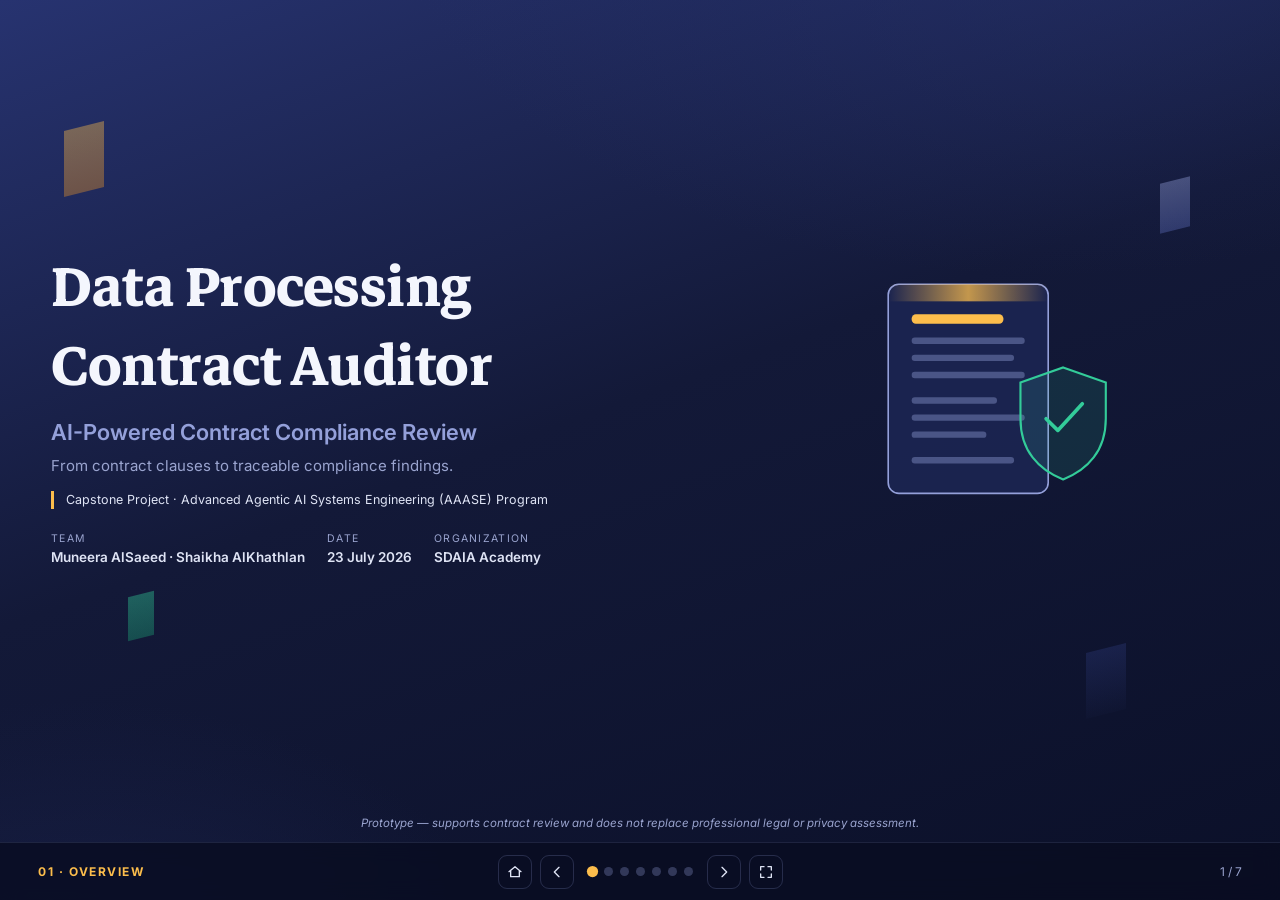
<file: docs/index.html>
<!DOCTYPE html>
<html lang="en" dir="ltr">
<head>
<meta charset="UTF-8" />
<meta name="viewport" content="width=device-width, initial-scale=1.0, viewport-fit=cover" />
<title>Data Processing Contract Auditor — Capstone</title>
<link rel="preconnect" href="https://fonts.googleapis.com" />
<link href="https://fonts.googleapis.com/css2?family=Markazi+Text:wght@500;600;700&family=Inter:wght@400;500;600;700&display=swap" rel="stylesheet" />
<link rel="stylesheet" href="styles.css" />
</head>
<body>

<!-- Decorative background shards (SDAIA-style) -->
<div class="shards" aria-hidden="true">
  <span class="shard s-gold"></span>
  <span class="shard s-green"></span>
  <span class="shard s-peri"></span>
  <span class="shard s-navy"></span>
</div>

<div class="deck" id="deck">

  <!-- ========================================================== -->
  <!-- SLIDE 1 — OVERVIEW / COVER                                  -->
  <!-- ========================================================== -->
  <section class="slide slide--cover active" id="s-cover" aria-label="Overview">
    <div class="cover">
      <div class="cover__text">
        <h1 class="cover__title">Data Processing<br />Contract Auditor</h1>
        <p class="cover__subtitle">AI-Powered Contract Compliance Review</p>
        <p class="cover__line">From contract clauses to traceable compliance findings.</p>
        <p class="cover__program">Capstone Project · Advanced Agentic AI Systems Engineering (AAASE) Program</p>

        <div class="cover__meta">
          <div class="meta">
            <span class="meta__label">Team</span>
            <span class="meta__value">Muneera AlSaeed · Shaikha AlKhathlan</span>
          </div>
          <div class="meta">
            <span class="meta__label">Date</span>
            <span class="meta__value">23 July 2026</span>
          </div>
          <div class="meta">
            <span class="meta__label">Organization</span>
            <span class="meta__value">SDAIA Academy</span>
          </div>
        </div>
      </div>

      <div class="cover__visual" aria-hidden="true">
        <svg viewBox="0 0 300 300" class="cover-svg" role="img" aria-label="Contract and shield illustration">
          <g class="doc">
            <rect x="48" y="34" width="150" height="196" rx="10" class="doc__page" />
            <rect x="70" y="62" width="86" height="9" rx="4" class="doc__line lw" />
            <rect x="70" y="84" width="106" height="6" rx="3" class="doc__line" />
            <rect x="70" y="100" width="96" height="6" rx="3" class="doc__line" />
            <rect x="70" y="116" width="106" height="6" rx="3" class="doc__line" />
            <rect x="70" y="140" width="80" height="6" rx="3" class="doc__line" />
            <rect x="70" y="156" width="106" height="6" rx="3" class="doc__line" />
            <rect x="70" y="172" width="70" height="6" rx="3" class="doc__line" />
            <rect x="70" y="196" width="96" height="6" rx="3" class="doc__line" />
            <rect x="48" y="34" width="150" height="16" fill="url(#gScan)" class="scan-beam" />
          </g>
          <g class="shield">
            <path d="M212 112 l40 14 v34 c0 30 -17 48 -40 57 c-23 -9 -40 -27 -40 -57 v-34 z" class="shield__body" />
            <path d="M196 160 l11 11 l23 -25" class="shield__check" />
          </g>
          <defs>
            <linearGradient id="gScan" x1="0" y1="0" x2="1" y2="0">
              <stop offset="0" stop-color="#fcbd4c" stop-opacity="0" />
              <stop offset=".5" stop-color="#fcbd4c" stop-opacity=".75" />
              <stop offset="1" stop-color="#fcbd4c" stop-opacity="0" />
            </linearGradient>
          </defs>
        </svg>
      </div>
    </div>
    <p class="cover__disclaimer">Prototype — supports contract review and does not replace professional legal or privacy assessment.</p>
  </section>

  <!-- ========================================================== -->
  <!-- SLIDE 2 — THE PROBLEM                                       -->
  <!-- ========================================================== -->
  <section class="slide" id="s-problem" aria-label="The Problem">
    <h2 class="slide__title">The Problem</h2>
    <div class="slide__body">
      <div class="prob-flow" aria-hidden="true">
        <span class="pf-pill">Data-processing contract</span>
        <span class="pf-arrow">→</span>
        <span class="pf-pill">Manual privacy review</span>
        <span class="pf-arrow">→</span>
        <span class="pf-pill pf-pill--warn">Slow · inconsistent · hard to trace</span>
      </div>

      <div class="prob-main">
        <div class="prob-illus" aria-hidden="true">
          <svg viewBox="0 0 220 240" role="img" aria-label="Contract under manual review">
            <rect x="34" y="18" width="140" height="188" rx="12" class="pi-page" />
            <rect x="56" y="46" width="78" height="9" rx="4" class="pi-line pi-title" />
            <rect x="56" y="70" width="96" height="6" rx="3" class="pi-line" />
            <rect x="56" y="86" width="88" height="6" rx="3" class="pi-line" />
            <rect x="56" y="102" width="96" height="6" rx="3" class="pi-line" />
            <rect x="56" y="124" width="70" height="6" rx="3" class="pi-line" />
            <rect x="56" y="140" width="96" height="6" rx="3" class="pi-line" />
            <rect x="56" y="156" width="60" height="6" rx="3" class="pi-line" />
            <rect x="56" y="178" width="88" height="6" rx="3" class="pi-line" />
            <circle cx="150" cy="168" r="34" class="pi-glass" />
            <line x1="174" y1="192" x2="196" y2="214" class="pi-glass-handle" />
          </svg>
        </div>

        <div class="prob-cards">
          <article class="pcard">
            <div class="pcard__icon" aria-hidden="true">
              <svg viewBox="0 0 24 24"><circle cx="12" cy="13" r="8"/><path d="M12 9v4l2.5 2M12 2h0M9 2h6"/></svg>
            </div>
            <div>
              <h3>Time-consuming review</h3>
              <p>Privacy teams read long contracts and compare many clauses against regulatory requirements — by hand.</p>
            </div>
          </article>
          <article class="pcard">
            <div class="pcard__icon" aria-hidden="true">
              <svg viewBox="0 0 24 24"><path d="M12 9v4m0 4h.01M10.3 3.9 1.8 18a2 2 0 0 0 1.7 3h17a2 2 0 0 0 1.7-3L13.7 3.9a2 2 0 0 0-3.4 0Z"/></svg>
            </div>
            <div>
              <h3>Missing or unclear clauses</h3>
              <p>Purpose, retention, deletion, security, and data-transfer terms may be absent or ambiguous.</p>
            </div>
          </article>
          <article class="pcard">
            <div class="pcard__icon" aria-hidden="true">
              <svg viewBox="0 0 24 24"><path d="M6 3v12m0 0a3 3 0 1 0 0 6 3 3 0 0 0 0-6Zm12-6a3 3 0 1 0 0-6 3 3 0 0 0 0 6Zm0 0v3a6 6 0 0 1-6 6H9"/></svg>
            </div>
            <div>
              <h3>Inconsistent decisions</h3>
              <p>Different reviewers read the same clause differently — results are hard to standardize and trace.</p>
            </div>
          </article>
        </div>
      </div>

      <p class="prob-close">Organizations need a faster, more consistent way to identify contract risks — while keeping the final decision under human oversight.</p>
    </div>
  </section>

  <!-- ========================================================== -->
  <!-- SLIDE 3 — AGENTIC BEHAVIOR                                  -->
  <!-- ========================================================== -->
  <section class="slide" id="s-agentic" aria-label="Agentic Behavior">
    <h2 class="slide__title">What Makes It Agentic?
      <span class="title-actions">
        <button class="btn btn--gold" id="btnAgentPlay">▶ Play Agent Loop</button>
        <button class="btn btn--ghost" id="btnAgentReset">Reset</button>
      </span>
    </h2>
    <div class="slide__body">
      <div class="agentic">
        <div class="ag-diagram" id="agDiagram">
          <svg class="ag-edges" id="agEdges" aria-hidden="true"></svg>
          <div class="ag-flow">
            <button class="agnode ag-state" data-id="state">Shared State<small>remembers each step</small></button>
            <button class="agnode ag-role" data-id="analysis">Compliance Analysis Agent<small>evaluates vs policies</small></button>
            <button class="agnode ag-role" data-id="reviewer">Reviewer Agent<small>scores quality</small></button>
            <button class="agnode ag-gate" data-id="gate">Quality Gate<small>score high enough?</small></button>
            <div class="ag-branch">
              <button class="agnode ag-retry" data-id="retry">Retry Analysis<small>with feedback</small></button>
              <button class="agnode ag-report" data-id="report">Generate Report<small>verdict + report</small></button>
            </div>
          </div>
        </div>

        <aside class="ag-panel" id="agPanel" aria-live="polite">
          <div id="agPanelBody"></div>
        </aside>
      </div>

      <div class="ag-behaviors" aria-label="Agentic behaviors">
        <span class="agb"><i class="agb-dot d-state"></i>Shared State — remembers what happened between steps</span>
        <span class="agb"><i class="agb-dot d-role"></i>Specialized Roles — separate analyze &amp; review</span>
        <span class="agb"><i class="agb-dot d-gate"></i>Conditional Routing — next step depends on the result</span>
        <span class="agb"><i class="agb-dot d-retry"></i>Revision Loop — feedback re-fed, bounded by MAX_RETRIES</span>
      </div>
      <p class="verified-note">Human-review note: high-risk or uncertain findings are <em>flagged</em> for human review, but the current implementation does not yet pause and resume the graph for a reviewer decision.</p>
    </div>
  </section>

  <!-- ========================================================== -->
  <!-- SLIDE 3 — ARCHITECTURE                                      -->
  <!-- ========================================================== -->
  <section class="slide" id="s-arch" aria-label="Architecture">
    <h2 class="slide__title">System Architecture
      <span class="title-actions">
        <button class="btn btn--gold" id="btnPlay">▶ Play Flow</button>
        <button class="btn btn--ghost" id="btnReset">Reset</button>
      </span>
    </h2>
    <div class="slide__body">
      <div class="arch" id="arch">
        <svg class="arch__edges" id="archEdges" aria-hidden="true"></svg>
        <div class="arch__flow">
          <div class="arch__row">
            <button class="node n-ui" data-id="browser">Browser UI<small>PDF upload, results view</small></button>
          </div>
          <div class="arch__row">
            <button class="node n-svc" data-id="fastapi">FastAPI service<small>/audit, /metrics, /health</small></button>
          </div>
          <div class="arch__row">
            <button class="node n-sec" data-id="security">Security guard<small>Type, size, validity</small></button>
          </div>

          <div class="arch__orch" id="orch">
            <span class="arch__orch-label">LangGraph orchestrator</span>
            <div class="arch__orch-row">
              <button class="node n-agent" data-id="pdf">PDF parser<small>Extract text</small></button>
              <button class="node n-agent" data-id="analysis">Analysis agent<small>Compare vs policies</small></button>
              <button class="node n-agent" data-id="reviewer">Reviewer<small>Scores quality</small></button>
            </div>
            <span class="arch__retry" id="retryLabel">↺ Retry if score below threshold</span>
            <button class="node n-verdict" data-id="verdict">Verdict &amp; report</button>
          </div>

          <div class="arch__row arch__data">
            <button class="node n-db" data-id="minio">MinIO storage<small>Contract files</small></button>
            <button class="node n-db" data-id="chromadb">ChromaDB<small>Policy vectors</small></button>
            <button class="node n-db" data-id="postgres">PostgreSQL<small>Audit trail</small></button>
          </div>
          <div class="arch__row">
            <button class="node n-obs" data-id="prometheus">Prometheus metrics</button>
          </div>
        </div>

        <aside class="arch__panel" id="archPanel" hidden aria-live="polite">
          <button class="arch__panel-close" id="panelClose" aria-label="Close panel">✕</button>
          <div id="panelBody"></div>
        </aside>
      </div>

      <div class="arch-bottom">
        <div class="legend">
          <span><i class="lg lg-ui"></i>Interface</span>
          <span><i class="lg lg-svc"></i>Service</span>
          <span><i class="lg lg-sec"></i>Security</span>
          <span><i class="lg lg-agent"></i>Agent node</span>
          <span><i class="lg lg-db"></i>Storage</span>
          <span><i class="lg lg-obs"></i>Observability</span>
        </div>
        <p class="impl-note"><strong>Current implementation:</strong> built in <code>capstone_contract_audit_v2.py</code> (FastAPI · LangGraph · pypdf · ChromaDB · MinIO · PostgreSQL · Prometheus), shipped with <code>docker-compose.yml</code>. A <code>MOCK=1</code> mode runs the full flow offline for the demo.</p>
      </div>
    </div>
  </section>

  <!-- ========================================================== -->
  <!-- SLIDE 4 — CODE WORKFLOW                                     -->
  <!-- ========================================================== -->
  <section class="slide" id="s-workflow" aria-label="Workflow">
    <h2 class="slide__title">Agent Workflow
      <span class="title-actions"><button class="btn btn--gold" id="btnRunWf">▶ Run Demo</button></span>
    </h2>
    <div class="slide__body">
      <div class="stepper" id="stepper" role="tablist" aria-label="Workflow steps"></div>
      <div class="wf-grid">
        <div class="card wf-detail" id="wfDetail" aria-live="polite"></div>
        <div class="card wf-state">
          <div class="code-head"><span class="d red"></span><span class="d gold"></span><span class="d green"></span><span class="code-title">workflow_state</span></div>
          <pre class="code" id="wfState"></pre>
        </div>
      </div>
      <div class="wf-nav">
        <button class="btn btn--ghost" id="wfPrev">← Previous</button>
        <span class="wf-count" id="wfCount"></span>
        <button class="btn btn--ghost" id="wfNext">Next →</button>
      </div>
      <p class="verified-note">Node, function and state-field names verified from <code>capstone_contract_audit_v2.py</code> (LangGraph: pdf_parser → compliance_analysis_agent → reviewer_evaluator → generate_report, with review_gate retry).</p>
    </div>
  </section>

  <!-- ========================================================== -->
  <!-- SLIDE 5 — OUTPUT                                            -->
  <!-- ========================================================== -->
  <section class="slide" id="s-output" aria-label="Output">
    <h2 class="slide__title">Compliance Report <span class="demo-flag run-flag">Actual run · 0d869013f23f</span></h2>
    <div class="slide__body">
      <div class="out-grid">
        <div class="out-left">
          <div class="card report-summary" id="reportSummary"></div>
          <div class="out-toggle" role="tablist" aria-label="Output views">
            <button class="seg is-active" data-view="report" role="tab">Report</button>
            <button class="seg" data-view="json" role="tab">Output schema (JSON)</button>
          </div>
        </div>
        <div class="out-right">
          <div class="out-view is-active" id="view-report"></div>
          <div class="out-view" id="view-json"></div>
        </div>
      </div>
      <p class="verified-note">Actual recorded run <code>0d869013f23f</code> (23 Jul 2026, demo/MOCK mode) — 91% compliance, 38 policies, reviewer score 9 after 1 retry, total cost $0.009555. Verdict: Human Review Required.</p>
    </div>
  </section>

  <!-- ========================================================== -->
  <!-- SLIDE 6 — THANK YOU                                         -->
  <!-- ========================================================== -->
  <section class="slide slide--thanks" id="s-thanks" aria-label="Thank You">
    <div class="thanks">
      <h1 class="thanks__title">Thank You</h1>
      <p class="thanks__line">Data Processing Contract Auditor — an evidence-based agent for data-processing contract compliance.</p>

      <div class="thanks__team">
        <div class="tperson">
          <span class="tperson__name">Muneera AlSaeed</span>
          <span class="tperson__handle">@mneerh</span>
        </div>
        <div class="tperson">
          <span class="tperson__name">Shaikha AlKhathlan</span>
          <span class="tperson__handle">@shiakah27</span>
        </div>
      </div>

      <p class="thanks__ack">Special thanks to <strong>SDAIA Academy</strong> and our instructor <strong>Ibrahim Al-Shehri</strong> for their guidance throughout the AAASE Program.</p>

      <div class="thanks__meta">
        <span>Advanced Agentic AI Systems Engineering Program</span>
        <span class="sep">·</span>
        <span>23 July 2026</span>
        <span class="sep">·</span>
        <span class="repo">github.com/mneerh/AAASE-CAPSTONE</span>
      </div>

      <p class="thanks__disclaimer">This prototype supports contract review and does not replace professional legal or privacy assessment.</p>
    </div>
  </section>

</div>

<!-- ========================================================== -->
<!-- GLOBAL FIXED FOOTER                                         -->
<!-- ========================================================== -->
<footer class="footer" aria-label="Presentation navigation">
  <span class="footer__section" id="footSection">01 · OVERVIEW</span>
  <div class="footer__nav">
    <button class="fbtn" id="btnHome" title="First slide (Home)" aria-label="First slide">
      <svg viewBox="0 0 24 24"><path d="M3 11.5 12 4l9 7.5M5.5 10v9h13v-9"/></svg>
    </button>
    <button class="fbtn" id="btnPrev" title="Previous (←)" aria-label="Previous slide">
      <svg viewBox="0 0 24 24"><path d="M15 5l-7 7 7 7"/></svg>
    </button>
    <div class="dots" id="dots" role="tablist" aria-label="Slides"></div>
    <button class="fbtn" id="btnNext" title="Next (→ / Space)" aria-label="Next slide">
      <svg viewBox="0 0 24 24"><path d="M9 5l7 7-7 7"/></svg>
    </button>
    <button class="fbtn" id="btnFull" title="Full screen (F)" aria-label="Toggle full screen">
      <svg viewBox="0 0 24 24"><path d="M4 9V4h5M20 9V4h-5M4 15v5h5M20 15v5h-5"/></svg>
    </button>
  </div>
  <span class="footer__counter" id="footCounter">1 / 7</span>
</footer>

<script src="script.js"></script>
</body>
</html>
</file>
<file: docs/styles.css>
/* ==========================================================================
   Data Processing Contract Auditor — Presentation styles (v2)
   True-slide layout: each slide = one viewport, no page scroll.
   Fixed title (top) · content (center) · fixed footer (bottom).
   Single-color headings. SDAIA-derived dark palette.
   ========================================================================== */

:root {
  /* Palette (from SDAIA PPTX theme) */
  --bg-0: #0b1029;
  --bg-1: #131938;
  --bg-2: #1d2654;
  --bg-3: #273370;
  --gold: #fcbd4c;
  --peri: #94a0da;
  --green: #33cc99;
  --orange: #f58549;
  --red: #ff6b6b;

  /* Text — headings use ONE color only (--heading) */
  --heading: #f4f6fd;
  --text: #dfe4f5;
  --muted: #9aa4cf;

  --card-bg: rgba(29, 38, 84, 0.55);
  --card-border: rgba(148, 160, 218, 0.22);
  --shadow: 0 12px 34px rgba(4, 8, 30, 0.45);

  --font-display: "Markazi Text", Georgia, serif;
  --font-body: "Inter", "Segoe UI", -apple-system, sans-serif;
  --font-mono: "SF Mono", "Cascadia Code", Consolas, Menlo, monospace;

  --radius: 13px;
  --title-h: clamp(52px, 8vh, 74px);
  --footer-h: 58px;
}

* { box-sizing: border-box; margin: 0; padding: 0; }

html, body { height: 100%; width: 100%; }

body {
  font-family: var(--font-body);
  color: var(--text);
  background:
    radial-gradient(1100px 640px at 82% -12%, rgba(39, 51, 112, 0.55), transparent 60%),
    radial-gradient(820px 560px at 6% 112%, rgba(29, 38, 84, 0.6), transparent 55%),
    linear-gradient(160deg, var(--bg-3) 0%, var(--bg-1) 46%, var(--bg-0) 100%);
  overflow: hidden;              /* no page scroll */
  line-height: 1.45;
  -webkit-font-smoothing: antialiased;
}

@media (prefers-reduced-motion: reduce) {
  *, *::before, *::after { animation-duration: .01ms !important; transition-duration: .01ms !important; }
}

/* ---- Background shards ---- */
.shards { position: fixed; inset: 0; z-index: 0; pointer-events: none; overflow: hidden; }
.shard { position: absolute; width: 40px; height: 66px; transform: skewY(-14deg); opacity: .4; animation: floaty 15s ease-in-out infinite; }
.s-gold  { background: linear-gradient(180deg, var(--gold), #e0902c); top: 14%; left: 5%; }
.s-green { background: linear-gradient(180deg, var(--green), #1d9c72); top: 66%; left: 10%; width: 26px; height: 44px; animation-delay: -5s; }
.s-peri  { background: linear-gradient(180deg, var(--peri), #5a6ab8); top: 20%; right: 7%; width: 30px; height: 50px; animation-delay: -9s; }
.s-navy  { background: linear-gradient(180deg, #2b3776, #131938); top: 72%; right: 12%; animation-delay: -3s; }
@keyframes floaty { 0%,100% { translate: 0 0; } 50% { translate: 0 -20px; } }

/* ==========================================================================
   Deck & slides
   ========================================================================== */
.deck { position: fixed; inset: 0; z-index: 1; }

.slide {
  position: absolute; inset: 0;
  padding: 22px clamp(20px, 4vw, 60px) calc(var(--footer-h) + 6px);
  display: flex; flex-direction: column;
  opacity: 0; visibility: hidden;
  transform: translateX(40px);
  transition: opacity .45s ease, transform .45s ease, visibility .45s;
  overflow: hidden;             /* no internal scroll */
}
.slide.from-right { transform: translateX(-40px); }
.slide.active { opacity: 1; visibility: visible; z-index: 2; }
.slide.active, .slide.active.from-right { transform: none; }

/* Fixed title area (top) */
.slide__title {
  flex: 0 0 auto;
  height: var(--title-h);
  display: flex; align-items: center; gap: 16px; flex-wrap: wrap;
  font-family: var(--font-display);
  font-weight: 600; font-size: clamp(26px, 3.6vw, 40px);
  color: var(--heading);
  line-height: 1.05;
}
.title-actions { margin-left: auto; display: flex; gap: 8px; }

/* Content area (center) */
.slide__body {
  flex: 1 1 auto; min-height: 0;
  display: flex; flex-direction: column; gap: clamp(10px, 1.6vh, 18px);
  justify-content: center;
}

/* All headings: single color, no gradients */
h1, h2, h3, h4 { color: var(--heading); font-family: var(--font-display); font-weight: 600; }

/* ==========================================================================
   Buttons / shared
   ========================================================================== */
.btn {
  font: 600 13px var(--font-body);
  padding: 8px 14px; border-radius: 9px; cursor: pointer;
  border: 1px solid transparent; transition: transform .15s, background .2s, box-shadow .15s;
}
.btn:hover { transform: translateY(-1px); }
.btn--gold { background: linear-gradient(135deg, var(--gold), #e79b2f); color: #241a05; box-shadow: 0 5px 15px rgba(252,189,76,.22); }
.btn--ghost { background: transparent; color: var(--text); border-color: var(--card-border); }
.btn--ghost:hover { background: rgba(148,160,218,.12); }
.btn[disabled] { opacity: .45; cursor: not-allowed; transform: none; }
:focus-visible { outline: 2px solid var(--gold); outline-offset: 2px; }

.card {
  background: var(--card-bg); border: 1px solid var(--card-border);
  border-radius: var(--radius); box-shadow: var(--shadow);
  padding: clamp(12px, 1.6vh, 18px); backdrop-filter: blur(6px);
}

.dot { width: 9px; height: 9px; border-radius: 50%; flex: none; display: inline-block; }
.dot-gold { background: var(--gold); } .dot-green { background: var(--green); }
.d { width: 9px; height: 9px; border-radius: 50%; display: inline-block; }
.d.red { background: var(--red); } .d.gold { background: var(--gold); } .d.green { background: var(--green); }

.verified-note { font-size: 11px; color: var(--muted); text-align: center; }
.verified-note code { font-family: var(--font-mono); color: var(--peri); font-size: 10.5px; }

/* ==========================================================================
   COVER
   ========================================================================== */
.slide--cover { justify-content: center; align-items: stretch; padding-top: 0; }
.cover { flex: 1 1 auto; display: flex; align-items: center; gap: clamp(24px, 5vw, 60px); min-height: 0; }
.cover__text { flex: 1.2; }
.cover__title {
  font-size: clamp(40px, 6.6vw, 78px); font-weight: 700; line-height: 1.02;
  color: var(--heading);            /* ONE color for the whole title */
  letter-spacing: -0.5px;
}
.cover__subtitle { margin-top: 10px; font-size: clamp(16px, 2vw, 22px); color: var(--peri); font-weight: 600; font-family: var(--font-body); }
.cover__line { margin-top: 6px; color: var(--muted); font-size: clamp(13px, 1.5vw, 15px); }
.cover__program { margin-top: 14px; font-size: 12.5px; color: var(--text); border-left: 3px solid var(--gold); padding-left: 12px; }

.cover__meta { margin-top: 22px; display: flex; flex-wrap: wrap; gap: 22px; }
.meta { display: flex; flex-direction: column; gap: 2px; }
.meta__label { font-size: 10.5px; letter-spacing: .12em; text-transform: uppercase; color: var(--muted); }
.meta__value { font-size: 13.5px; font-weight: 600; color: var(--text); }
.meta__value.ph { color: var(--peri); font-style: italic; }

.cover__visual { flex: .85; display: grid; place-items: center; min-width: 0; }
.cover-svg { width: min(100%, 320px); }
.doc__page { fill: rgba(29,38,84,.85); stroke: var(--peri); stroke-width: 1.5; }
.doc__line { fill: rgba(148,160,218,.4); }
.doc__line.lw { fill: var(--gold); }
.scan-beam { animation: scan 3.4s ease-in-out infinite; }
@keyframes scan { 0%,100% { transform: translateY(0);} 50% { transform: translateY(180px);} }
.shield__body { fill: rgba(51,204,153,.12); stroke: var(--green); stroke-width: 2; }
.shield__check { fill: none; stroke: var(--green); stroke-width: 3.4; stroke-linecap: round; stroke-linejoin: round; }
.cover__disclaimer { flex: 0 0 auto; text-align: center; font-size: 11.5px; color: var(--muted); font-style: italic; padding-bottom: 4px; }

/* ==========================================================================
   PROJECT IDEA
   ========================================================================== */
.idea-grid { display: grid; grid-template-columns: repeat(3, 1fr); gap: clamp(10px, 1.4vw, 16px); }
.card__icon { width: 38px; height: 38px; border-radius: 10px; display: grid; place-items: center; margin-bottom: 8px; }
.card__icon svg { width: 20px; height: 20px; fill: none; stroke: currentColor; stroke-width: 1.8; stroke-linecap: round; stroke-linejoin: round; }
.icon-red { background: rgba(255,107,107,.14); color: var(--red); }
.icon-green { background: rgba(51,204,153,.14); color: var(--green); }
.icon-gold { background: rgba(252,189,76,.14); color: var(--gold); }
.card h3 { font-size: clamp(18px, 2vw, 23px); margin-bottom: 6px; }

.list { list-style: none; }
.list li { position: relative; padding-left: 20px; margin: 5px 0; font-size: clamp(12px, 1.25vw, 13.5px); color: var(--text); }
.list li::before { position: absolute; left: 0; font-weight: 700; }
.list--x li::before { content: "✕"; color: var(--red); }
.list--ok li::before { content: "✓"; color: var(--green); }

.layer { display: flex; align-items: flex-start; gap: 9px; margin: 7px 0; padding: 8px 10px; border-radius: 9px; background: rgba(19,25,56,.55); border: 1px solid var(--card-border); }
.layer strong { font-size: 12.5px; display: block; color: var(--text); }
.layer small { font-size: 11px; color: var(--muted); }
.layer .dot { margin-top: 5px; }
.note { margin-top: 8px; font-size: 11.5px; color: var(--peri); }

.idea-facts { display: grid; grid-template-columns: repeat(4, 1fr); gap: clamp(8px, 1.2vw, 14px); }
.fact { text-align: center; padding: 10px 8px; border-radius: 11px; background: var(--card-bg); border: 1px solid var(--card-border); }
.fact__num { display: block; font-family: var(--font-display); font-weight: 700; font-size: clamp(22px, 3vw, 30px); color: var(--gold); line-height: 1; }
.fact__cap { display: block; margin-top: 4px; font-size: 11px; color: var(--muted); }

/* ==========================================================================
   THE PROBLEM
   ========================================================================== */
.prob-flow { display: flex; align-items: center; justify-content: center; gap: 12px; flex-wrap: wrap; }
.pf-pill { padding: 8px 16px; border-radius: 999px; background: rgba(19,25,56,.6); border: 1px solid var(--card-border); font-size: clamp(12px, 1.4vw, 14px); color: var(--text); font-weight: 600; }
.pf-pill--warn { color: var(--orange); border-color: rgba(245,133,73,.45); background: rgba(245,133,73,.08); }
.pf-arrow { color: var(--peri); font-size: 20px; }

.prob-main { flex: 1 1 auto; min-height: 0; display: flex; align-items: center; justify-content: center; gap: clamp(24px, 6vw, 72px); }
.prob-illus { flex: 0 0 auto; display: grid; place-items: center; }
.prob-illus svg { width: clamp(150px, 20vw, 220px); height: auto; }
.pi-page { fill: rgba(29,38,84,.8); stroke: var(--peri); stroke-width: 1.5; }
.pi-line { fill: rgba(148,160,218,.4); }
.pi-title { fill: var(--gold); }
.pi-glass { fill: rgba(51,204,153,.08); stroke: var(--green); stroke-width: 3.5; }
.pi-glass-handle { stroke: var(--green); stroke-width: 5; stroke-linecap: round; }

.prob-cards { display: flex; flex-direction: column; gap: clamp(10px, 1.8vh, 18px); max-width: 500px; }
.pcard { display: flex; align-items: flex-start; gap: 14px; padding: 14px 16px; border-radius: var(--radius); background: var(--card-bg); border: 1px solid var(--card-border); border-left: 3px solid var(--gold); }
.pcard__icon { width: 34px; height: 34px; flex: none; border-radius: 9px; display: grid; place-items: center; background: rgba(252,189,76,.14); color: var(--gold); }
.pcard__icon svg { width: 19px; height: 19px; fill: none; stroke: currentColor; stroke-width: 1.8; stroke-linecap: round; stroke-linejoin: round; }
.pcard h3 { font-size: clamp(16px, 1.9vw, 20px); margin-bottom: 2px; }
.pcard p { font-size: clamp(12px, 1.3vw, 14px); color: var(--muted); }
.prob-close { text-align: center; font-size: clamp(13px, 1.6vw, 16px); color: var(--text); max-width: 900px; margin: 0 auto; }

/* ==========================================================================
   AGENTIC BEHAVIOR
   ========================================================================== */
.agentic { flex: 1 1 auto; min-height: 0; display: grid; grid-template-columns: 1.1fr 0.9fr; gap: 18px; }
.ag-diagram { position: relative; }
.ag-edges { position: absolute; inset: 0; width: 100%; height: 100%; z-index: 0; pointer-events: none; overflow: visible; }
.ag-flow { position: relative; z-index: 1; height: 100%; display: flex; flex-direction: column; align-items: center; justify-content: space-between; gap: clamp(6px, 1.4vh, 16px); }
.agnode {
  position: relative; display: flex; flex-direction: column; align-items: center; gap: 1px;
  min-width: clamp(150px, 20vw, 210px); padding: 9px 16px;
  background: var(--bg-2); border: 1.6px solid var(--card-border); border-radius: 11px;
  color: var(--heading); font: 600 clamp(12px, 1.4vw, 14px)/1.15 var(--font-body); text-align: center; cursor: pointer;
  transition: transform .18s, box-shadow .2s, border-color .25s, background .25s, opacity .25s;
}
.agnode small { font-weight: 400; font-size: 11px; color: var(--muted); }
.agnode:hover { transform: translateY(-2px); box-shadow: 0 8px 20px rgba(4,8,30,.5); }
.ag-state  { border-color: rgba(148,160,218,.7); }
.ag-role   { border-color: rgba(51,204,153,.6); }
.ag-gate   { border-color: rgba(252,189,76,.75); border-radius: 999px; }
.ag-retry  { border-color: rgba(245,133,73,.7); border-style: dashed; }
.ag-report { border-color: rgba(51,204,153,.7); }
.ag-branch { display: flex; gap: clamp(16px, 6vw, 80px); justify-content: center; width: 100%; }

.ag-diagram.has-focus .agnode:not(.lit) { opacity: .3; }
.ag-diagram.has-focus .ag-edge:not(.lit) { opacity: .12; }
.agnode.lit { box-shadow: 0 0 0 2px rgba(252,189,76,.4), 0 8px 20px rgba(4,8,30,.5); }
.agnode.is-selected { background: var(--bg-3); box-shadow: 0 0 0 2px var(--gold); }
.agnode.flow-on { background: var(--bg-3); box-shadow: 0 0 0 2px var(--gold), 0 0 22px rgba(252,189,76,.35); }

.ag-edge { fill: none; stroke: rgba(148,160,218,.55); stroke-width: 2; transition: opacity .25s, stroke .25s, stroke-width .25s; }
.ag-edge.retry { stroke: var(--orange); stroke-dasharray: 6 6; }
.ag-edge.lit { stroke: var(--gold); stroke-width: 2.6; }
.ag-edge.flow-on { stroke: var(--gold); stroke-width: 2.8; }
.ag-edge.retry.flow-on { stroke: var(--orange); animation: dashpulse 1s linear infinite; }
@keyframes dashpulse { to { stroke-dashoffset: -24; } }
.ag-arrow { fill: rgba(148,160,218,.75); }
.ag-arrow-retry { fill: var(--orange); }

.ag-panel { background: var(--card-bg); border: 1px solid var(--card-border); border-radius: var(--radius); padding: 16px 18px; overflow: auto; }
.ag-panel h3 { font-size: clamp(17px, 2vw, 22px); margin-bottom: 4px; }
.ag-panel .tag { display: inline-block; font: 700 10px var(--font-body); letter-spacing: .08em; text-transform: uppercase; color: var(--peri); border: 1px solid var(--card-border); border-radius: 999px; padding: 3px 9px; margin-bottom: 8px; }
.ag-panel p { font-size: 13px; color: var(--text); margin-bottom: 8px; }
.ag-panel ul { list-style: none; display: flex; flex-wrap: wrap; gap: 5px; margin-top: 4px; }
.ag-panel li { font-size: 11px; color: var(--peri); border: 1px solid rgba(148,160,218,.35); border-radius: 999px; padding: 3px 9px; }
.ag-panel .muted { color: var(--muted); font-size: 12px; }

.ag-behaviors { flex: 0 0 auto; display: flex; flex-wrap: wrap; gap: 10px 18px; justify-content: center; font-size: 12px; color: var(--muted); }
.ag-behaviors .agb { display: inline-flex; align-items: center; gap: 7px; }
.agb-dot { width: 10px; height: 10px; border-radius: 3px; display: inline-block; }
.d-state { background: var(--peri); } .d-role { background: var(--green); } .d-gate { background: var(--gold); } .d-retry { background: var(--orange); }

/* ==========================================================================
   ARCHITECTURE
   ========================================================================== */
.arch { position: relative; flex: 1 1 auto; min-height: 0; }
.arch__edges { position: absolute; inset: 0; width: 100%; height: 100%; z-index: 0; pointer-events: none; overflow: visible; }
.arch__flow {
  position: relative; z-index: 1; height: 100%;
  display: flex; flex-direction: column; align-items: center;
  justify-content: space-between; gap: clamp(6px, 1vh, 12px);
}
.arch__row { display: flex; gap: clamp(10px, 2vw, 26px); justify-content: center; width: 100%; }
.arch__data { gap: clamp(14px, 4vw, 60px); }

.node {
  position: relative;
  display: flex; flex-direction: column; align-items: center; gap: 1px;
  min-width: clamp(120px, 15vw, 172px); padding: 7px 14px;
  background: var(--bg-2); border: 1.6px solid var(--card-border); border-radius: 11px;
  color: var(--heading); font: 600 clamp(12px, 1.35vw, 14px)/1.15 var(--font-body);
  text-align: center; cursor: pointer;
  transition: transform .18s, box-shadow .2s, border-color .25s, background .25s, opacity .25s;
}
.node small { font-weight: 400; font-size: clamp(10px, 1.05vw, 11.5px); color: var(--muted); }
.node:hover { transform: translateY(-2px); box-shadow: 0 8px 20px rgba(4,8,30,.5); }

.n-ui     { border-color: rgba(200,205,225,.55); }
.n-svc    { border-color: rgba(148,160,218,.7); }
.n-sec    { border-color: rgba(245,133,73,.7); }
.n-agent  { border-color: rgba(51,204,153,.6); }
.n-verdict{ border-color: rgba(252,189,76,.75); }
.n-db     { border-color: rgba(148,160,218,.5); }
.n-obs    { border-color: rgba(51,204,153,.55); }

.arch__orch {
  position: relative; width: min(100%, 780px);
  border: 1.5px dashed rgba(148,160,218,.4); border-radius: var(--radius);
  background: rgba(148,160,218,.06);
  padding: 22px 16px 12px; display: flex; flex-direction: column; align-items: center; gap: 8px;
}
.arch__orch-label { position: absolute; top: 5px; left: 14px; font-size: 11px; font-weight: 700; letter-spacing: .1em; text-transform: uppercase; color: var(--peri); }
.arch__orch-row { display: flex; gap: clamp(8px, 2vw, 22px); justify-content: center; flex-wrap: wrap; }
.arch__retry { font-size: 10.5px; color: var(--muted); }
.arch__retry.lit { color: var(--gold); }

/* highlight states */
.arch.has-focus .node:not(.lit) { opacity: .3; }
.arch.has-focus .arch-edge:not(.lit) { opacity: .12; }
.node.lit { box-shadow: 0 0 0 2px rgba(252,189,76,.4), 0 8px 20px rgba(4,8,30,.5); }
.node.is-selected { background: var(--bg-3); box-shadow: 0 0 0 2px var(--gold); }
.node.flow-on { background: var(--bg-3); box-shadow: 0 0 0 2px var(--gold), 0 0 22px rgba(252,189,76,.35); }

.arch-edge { fill: none; stroke: rgba(148,160,218,.5); stroke-width: 1.8; transition: opacity .25s, stroke .25s, stroke-width .25s; }
.arch-edge.retry { stroke-dasharray: 5 5; }
.arch-edge.lit { stroke: var(--gold); stroke-width: 2.4; }
.arch-edge.flow-on { stroke: var(--gold); stroke-width: 2.6; }
.arch-arrow { fill: rgba(148,160,218,.7); }

/* Info panel */
.arch__panel {
  position: absolute; top: 6px; right: 6px; z-index: 5;
  width: min(300px, 42%); max-height: calc(100% - 12px); overflow: auto;
  background: rgba(15, 20, 44, .96); border: 1px solid var(--card-border);
  border-radius: var(--radius); box-shadow: var(--shadow); padding: 14px 16px;
}
.arch__panel-close { position: absolute; top: 8px; right: 10px; background: none; border: 0; color: var(--muted); font-size: 15px; cursor: pointer; }
.arch__panel h3 { font-size: 20px; margin-bottom: 4px; padding-right: 18px; }
.arch__panel .tag { display: inline-block; font: 700 10px var(--font-body); letter-spacing: .08em; text-transform: uppercase; color: var(--peri); border: 1px solid var(--card-border); border-radius: 999px; padding: 2px 8px; margin-bottom: 8px; }
.arch__panel dl { display: grid; gap: 7px; }
.arch__panel dt { font-size: 10px; font-weight: 700; letter-spacing: .1em; text-transform: uppercase; color: var(--gold); }
.arch__panel dd { font-size: 12px; color: var(--text); margin-top: 1px; }
.arch__panel .repo { font-family: var(--font-mono); font-size: 11px; color: var(--green); }
.arch__panel .planned { color: var(--orange); font-size: 11.5px; }

.arch-bottom { flex: 0 0 auto; display: flex; flex-direction: column; gap: 6px; }
.legend { display: flex; flex-wrap: wrap; gap: 12px; justify-content: center; font-size: 11px; color: var(--muted); }
.legend span { display: inline-flex; align-items: center; gap: 6px; }
.lg { width: 12px; height: 12px; border-radius: 4px; border: 1.6px solid; background: var(--bg-2); }
.lg-ui { border-color: rgba(200,205,225,.7); } .lg-svc { border-color: var(--peri); }
.lg-sec { border-color: var(--orange); } .lg-agent { border-color: var(--green); }
.lg-db { border-color: var(--peri); } .lg-obs { border-color: var(--green); }
.impl-note { font-size: 11px; color: var(--muted); text-align: center; max-width: 900px; margin: 0 auto; }
.impl-note strong { color: var(--gold); }

/* ==========================================================================
   WORKFLOW
   ========================================================================== */
.stepper { flex: 0 0 auto; display: flex; flex-wrap: wrap; gap: 6px; justify-content: center; }
.step {
  display: inline-flex; align-items: center; gap: 6px; cursor: pointer;
  padding: 6px 11px; border-radius: 999px; background: rgba(19,25,56,.6);
  border: 1px solid var(--card-border); color: var(--muted);
  font: 600 11.5px var(--font-body); transition: background .2s, color .2s, border-color .2s, box-shadow .2s;
}
.step__n { width: 19px; height: 19px; border-radius: 50%; display: grid; place-items: center; background: rgba(148,160,218,.18); font-size: 10px; font-weight: 700; }
.step.is-active { color: var(--heading); border-color: var(--gold); box-shadow: 0 0 0 1px var(--gold); }
.step.is-active .step__n { background: var(--gold); color: #241a05; }
.step.is-done { color: var(--green); border-color: rgba(51,204,153,.5); }
.step.is-done .step__n { background: rgba(51,204,153,.25); color: var(--green); }

.wf-grid { flex: 1 1 auto; min-height: 0; display: grid; grid-template-columns: 1.05fr .95fr; gap: 14px; }
.wf-detail h3 { font-size: clamp(18px, 2vw, 23px); margin-bottom: 8px; }
.io { display: grid; grid-template-columns: 92px 1fr; gap: 8px 10px; }
.io b { font-size: 10px; letter-spacing: .09em; text-transform: uppercase; color: var(--gold); padding-top: 2px; }
.io p { font-size: 12.5px; color: var(--text); }
.io .route { color: var(--peri); font-weight: 600; }
.fn-tag { display: inline-block; margin-top: 10px; font-family: var(--font-mono); font-size: 11.5px; color: var(--green); background: rgba(19,25,56,.8); border: 1px solid var(--card-border); border-radius: 8px; padding: 5px 9px; }
.fn-tag .c { color: #6f7aa8; font-style: italic; }

.wf-state { display: flex; flex-direction: column; min-height: 0; }
.code-head { display: flex; align-items: center; gap: 6px; margin-bottom: 8px; }
.code-title { margin-left: 6px; font-family: var(--font-mono); font-size: 11px; color: var(--muted); }
.code { font-family: var(--font-mono); font-size: 11.5px; line-height: 1.6; white-space: pre-wrap; word-break: break-word; color: #dfe4f5; overflow: auto; direction: ltr; text-align: left; }
.code .k { color: var(--peri); } .code .s { color: var(--green); } .code .n { color: var(--gold); } .code .b { color: var(--orange); }
.state-changed { background: rgba(252,189,76,.16); border-radius: 3px; }

.wf-nav { flex: 0 0 auto; display: flex; align-items: center; justify-content: center; gap: 14px; }
.wf-count { font-size: 12px; color: var(--muted); min-width: 66px; text-align: center; }

/* ==========================================================================
   OUTPUT
   ========================================================================== */
.demo-flag { font: 700 10px var(--font-body); letter-spacing: .1em; text-transform: uppercase; color: var(--orange); border: 1px solid rgba(245,133,73,.5); border-radius: 999px; padding: 4px 9px; vertical-align: middle; }
.demo-flag.run-flag { color: var(--green); border-color: rgba(51,204,153,.5); text-transform: none; letter-spacing: .04em; font-family: var(--font-mono); }
.out-grid { flex: 1 1 auto; min-height: 0; display: grid; grid-template-columns: 320px 1fr; gap: 16px; }
.out-left { display: flex; flex-direction: column; gap: 12px; min-height: 0; }

.report-summary { display: flex; flex-direction: column; gap: 9px; }
.rs-top { display: flex; align-items: center; justify-content: space-between; gap: 8px; }
.rs-contract { font-size: 12px; color: var(--muted); }
.rs-decision { font: 700 12px var(--font-body); }
.rs-ring { display: flex; align-items: center; gap: 12px; }
.ring { width: 78px; height: 78px; flex: none; }
.rs-side { display: flex; flex-direction: column; gap: 3px; min-width: 0; }
.rs-checked { font-size: 12px; color: var(--text); }
.rs-checked b { font-family: var(--font-display); font-size: 18px; color: var(--heading); }
.rs-run { font-family: var(--font-mono); font-size: 10.5px; color: var(--muted); word-break: break-word; }
.rs-metrics { display: grid; grid-template-columns: 1fr 1fr; gap: 6px; }
.rs-metric { padding: 7px 9px; border-radius: 9px; background: rgba(19,25,56,.55); border: 1px solid var(--card-border); }
.rs-metric b { display: block; font-family: var(--font-display); font-size: 19px; }
.rs-metric span { font-size: 10.5px; color: var(--muted); }
.hitl { display: flex; align-items: center; gap: 8px; font-size: 11.5px; color: var(--peri); padding: 8px 10px; border-radius: 9px; background: rgba(148,160,218,.1); border: 1px solid rgba(148,160,218,.4); }
.pulse { width: 9px; height: 9px; border-radius: 50%; background: var(--peri); animation: pulse 1.6s ease infinite; }
@keyframes pulse { 0%,100% { box-shadow: 0 0 0 0 rgba(148,160,218,.5);} 60% { box-shadow: 0 0 0 8px rgba(148,160,218,0);} }

.out-toggle { display: flex; gap: 4px; padding: 4px; background: rgba(19,25,56,.7); border: 1px solid var(--card-border); border-radius: 10px; }
.seg { flex: 1; font: 600 12px var(--font-body); color: var(--muted); background: none; border: 0; border-radius: 7px; padding: 7px; cursor: pointer; transition: background .2s, color .2s; }
.seg.is-active { background: linear-gradient(135deg, var(--gold), #e79b2f); color: #241a05; }

.out-right { min-height: 0; overflow: hidden; }
.out-view { display: none; height: 100%; }
.out-view.is-active { display: block; }

.finding { display: flex; flex-direction: column; gap: 8px; }
.finding__head { display: flex; flex-wrap: wrap; align-items: center; gap: 8px; }
.finding__head h4 { font-size: clamp(16px, 1.9vw, 21px); margin-right: auto; }
.badge { display: inline-flex; align-items: center; font: 600 11.5px var(--font-body); padding: 4px 10px; border-radius: 999px; border: 1px solid transparent; }
.b-non { color: var(--red); background: rgba(255,107,107,.12); border-color: rgba(255,107,107,.4); }
.b-high { color: var(--orange); background: rgba(245,133,73,.12); border-color: rgba(245,133,73,.4); }
.b-amb { color: var(--gold); background: rgba(252,189,76,.12); border-color: rgba(252,189,76,.4); }
.b-med { color: var(--gold); background: rgba(252,189,76,.1); border-color: rgba(252,189,76,.35); }
.b-review { color: var(--peri); background: rgba(148,160,218,.12); border-color: rgba(148,160,218,.45); }
.finding-foot { font-size: 12px; color: var(--muted); margin-top: 4px; }
.finding-foot strong { color: var(--peri); }
.evidence { border-left: 3px solid var(--gold); background: rgba(19,25,56,.6); border-radius: 0 9px 9px 0; padding: 8px 12px; font-size: 12.5px; font-style: italic; }
.evidence small { display: block; font-style: normal; font-size: 10px; letter-spacing: .08em; text-transform: uppercase; color: var(--muted); margin-bottom: 2px; }
.frow { display: grid; grid-template-columns: 108px 1fr; gap: 8px; font-size: 12.5px; }
.frow b { font-size: 10px; letter-spacing: .09em; text-transform: uppercase; color: var(--gold); }
.frow p { color: var(--text); }
.fmeta { display: flex; flex-wrap: wrap; gap: 6px; }
.chip { font-size: 10.5px; color: var(--peri); border: 1px solid rgba(148,160,218,.35); border-radius: 999px; padding: 3px 9px; }
.dl-btn { margin-top: 4px; }

.json-card { height: 100%; }
.json-card .code { max-height: 100%; }

/* ==========================================================================
   THANK YOU
   ========================================================================== */
.slide--thanks { justify-content: center; align-items: center; text-align: center; }
.thanks { display: flex; flex-direction: column; align-items: center; gap: clamp(10px, 1.8vh, 18px); max-width: 820px; }
.thanks__title { font-size: clamp(46px, 8vw, 88px); font-weight: 700; color: var(--heading); letter-spacing: -1px; }
.thanks__line { font-size: clamp(14px, 1.7vw, 17px); color: var(--muted); }
.thanks__team { display: flex; gap: clamp(18px, 4vw, 48px); flex-wrap: wrap; justify-content: center; margin-top: 4px; }
.tperson { display: flex; flex-direction: column; gap: 2px; padding: 12px 22px; border: 1px solid var(--card-border); border-radius: 12px; background: var(--card-bg); }
.tperson__name { font-family: var(--font-display); font-weight: 600; font-size: clamp(17px, 2.2vw, 22px); color: var(--heading); }
.tperson__handle { font-family: var(--font-mono); font-size: 12px; color: var(--peri); }
.thanks__ack { font-size: 13.5px; color: var(--text); max-width: 640px; }
.thanks__ack strong { color: var(--gold); }
.thanks__meta { display: flex; flex-wrap: wrap; gap: 8px; justify-content: center; font-size: 12px; color: var(--muted); }
.thanks__meta .sep { color: var(--peri); }
.thanks__meta .repo { font-family: var(--font-mono); color: var(--green); }
.thanks__disclaimer { font-size: 11.5px; color: var(--muted); font-style: italic; margin-top: 2px; }

/* ==========================================================================
   FOOTER (global, fixed)
   ========================================================================== */
.footer {
  position: fixed; left: 0; right: 0; bottom: 0; height: var(--footer-h); z-index: 40;
  display: flex; align-items: center; justify-content: space-between; gap: 12px;
  padding: 0 clamp(14px, 3vw, 40px);
  background: rgba(9, 13, 34, .82); backdrop-filter: blur(10px);
  border-top: 1px solid rgba(148,160,218,.15);
}
.footer__section { font: 700 12px var(--font-body); letter-spacing: .12em; color: var(--gold); min-width: 150px; }
.footer__nav { display: flex; align-items: center; gap: 8px; }
.footer__counter { font-size: 12px; color: var(--muted); min-width: 150px; text-align: right; }

.fbtn { width: 34px; height: 34px; border-radius: 9px; cursor: pointer; background: transparent; border: 1px solid var(--card-border); display: grid; place-items: center; color: var(--text); transition: background .2s, border-color .2s; }
.fbtn:hover { background: rgba(148,160,218,.14); border-color: var(--peri); }
.fbtn svg { width: 16px; height: 16px; fill: none; stroke: currentColor; stroke-width: 2; stroke-linecap: round; stroke-linejoin: round; }
.dots { display: flex; gap: 7px; margin: 0 6px; }
.ndot { width: 9px; height: 9px; border-radius: 50%; border: 0; padding: 0; cursor: pointer; background: rgba(148,160,218,.3); transition: background .25s, transform .25s; }
.ndot.is-active { background: var(--gold); transform: scale(1.25); }

/* ==========================================================================
   RESPONSIVE
   ========================================================================== */
@media (max-width: 1000px) {
  .wf-grid { grid-template-columns: 1fr; }
  .out-grid { grid-template-columns: 1fr; }
  .arch__panel { width: min(320px, 70%); }
}
@media (max-width: 820px) {
  :root { --title-h: clamp(46px, 8vh, 60px); }
  .cover { flex-direction: column; text-align: center; gap: 16px; justify-content: center; }
  .cover__meta { justify-content: center; }
  .cover__program { border: 0; padding: 0; }
  .idea-grid { grid-template-columns: 1fr; }
  .idea-facts { grid-template-columns: repeat(2, 1fr); }
  .footer__section, .footer__counter { min-width: 0; }
  .footer__counter { display: none; }
}
</file>
